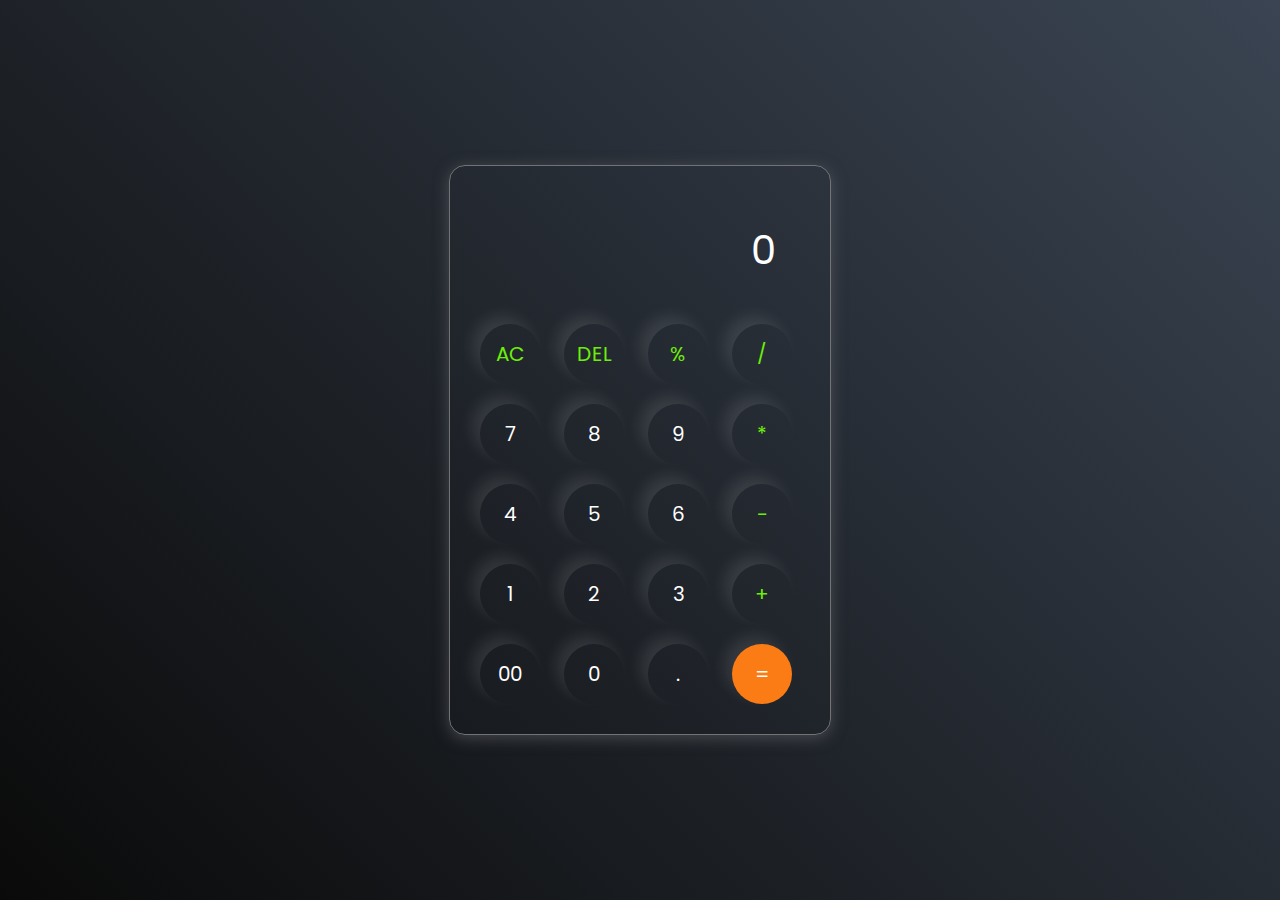
<file: Calculator/index.html>
<!DOCTYPE html>
<html lang="en">
  <head>
    <meta charset="UTF-8" />
    <meta http-equiv="X-UA-Compatible" content="IE=edge" />
    <meta name="viewport" content="width=device-width, initial-scale=1.0" />
    <link rel="stylesheet" href="style.css" />
    <title>Calculator</title>
  </head>
  <body>
    <div class="container">
      <div class="calculator">
        <input type="text" id="inputBox" placeholder="0" />
        <div>
          <button class="button operator">AC</button>
          <button class="button operator">DEL</button>
          <button class="button operator">%</button>
          <button class="button operator">/</button>
        </div>
        <div>
          <button class="button">7</button>
          <button class="button">8</button>
          <button class="button">9</button>
          <button class="button operator">*</button>
        </div>
        <div>
          <button class="button">4</button>
          <button class="button">5</button>
          <button class="button">6</button>
          <button class="button operator">-</button>
        </div>
        <div>
          <button class="button">1</button>
          <button class="button">2</button>
          <button class="button">3</button>
          <button class="button operator">+</button>
        </div>

        <div>
          <button class="button">00</button>
          <button class="button">0</button>
          <button class="button">.</button>
          <button class="button equalBtn">=</button>
        </div>
      </div>
    </div>

    <script src="script.js"></script>
  </body>
</html>
</file>
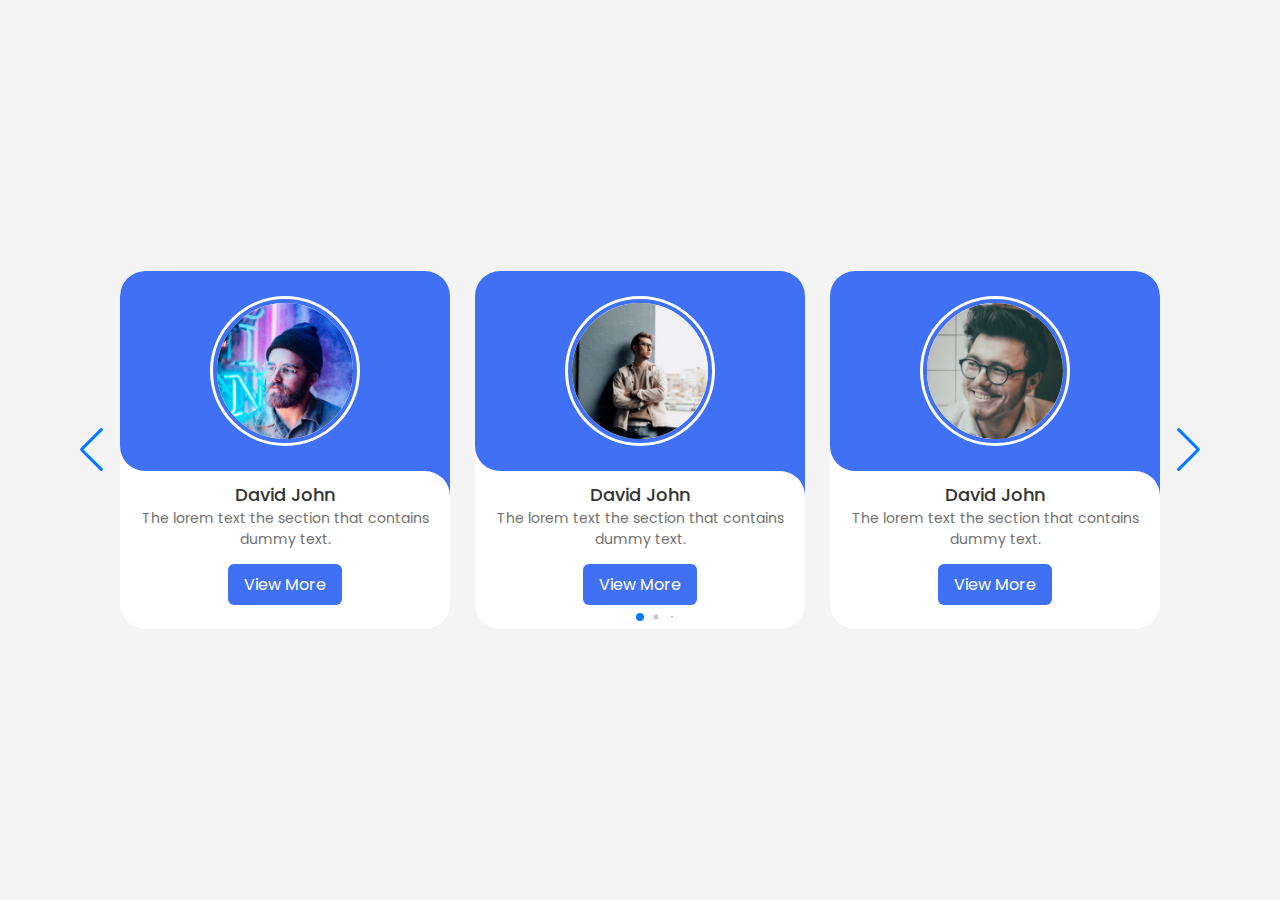
<file: Image Slider Project/index.html>
<!DOCTYPE html>
<html lang="en">
<head>
    <meta charset="UTF-8">
    <meta name="viewport" content="width=device-width, initial-scale=1.0">
    <title>Responsive Card Slider</title>
    <link rel="stylesheet" href="style.css">
    <link rel="stylesheet" href="https://cdn.jsdelivr.net/npm/swiper@11/swiper-bundle.min.css" />
</head>
<body>
    <div class="slide-container swiper">
        <div class="slide-content">
            <div class="card-wrapper swiper-wrapper">
                <div class="card swiper-slide">
                    <div class="image-content">
                        <span class="overlay"></span>

                        <div class="card-image">
                            <img src="./images/image1.avif" alt="" class="card-img">
                        </div>
                    </div>

                    <div class="card-content">
                        <h2 class="name">David John</h2>
                        <p class="description">The lorem text the section that contains dummy text. </p>

                        <button class="button">View More</button>
                    </div>
                </div>
                <div class="card swiper-slide">
                    <div class="image-content">
                        <span class="overlay"></span>

                        <div class="card-image">
                            <img src="./images/image2.avif" alt="" class="card-img">
                        </div>
                    </div>

                    <div class="card-content">
                        <h2 class="name">David John</h2>
                        <p class="description">The lorem text the section that contains dummy text. </p>

                        <button class="button">View More</button>
                    </div>
                </div>
                <div class="card swiper-slide">
                    <div class="image-content">
                        <span class="overlay"></span>

                        <div class="card-image">
                            <img src="./images/image3.avif" alt="" class="card-img">
                        </div>
                    </div>

                    <div class="card-content">
                        <h2 class="name">David John</h2>
                        <p class="description">The lorem text the section that contains dummy text. </p>

                        <button class="button">View More</button>
                    </div>
                </div>
                <div class="card swiper-slide">
                    <div class="image-content">
                        <span class="overlay"></span>

                        <div class="card-image">
                            <img src="./images/image4.avif" alt="" class="card-img">
                        </div>
                    </div>

                    <div class="card-content">
                        <h2 class="name">David John</h2>
                        <p class="description">The lorem text the section that contains dummy text. </p>

                        <button class="button">View More</button>
                    </div>
                </div>
                <div class="card swiper-slide">
                    <div class="image-content">
                        <span class="overlay"></span>

                        <div class="card-image">
                            <img src="./images/image5.avif" alt="" class="card-img">
                        </div>
                    </div>

                    <div class="card-content">
                        <h2 class="name">David John</h2>
                        <p class="description">The lorem text the section that contains dummy text. </p>

                        <button class="button">View More</button>
                    </div>
                </div>
                <div class="card swiper-slide">
                    <div class="image-content">
                        <span class="overlay"></span>

                        <div class="card-image">
                            <img src="./images/image6.avif" alt="" class="card-img">
                        </div>
                    </div>

                    <div class="card-content">
                        <h2 class="name">David John</h2>
                        <p class="description">The lorem text the section that contains dummy text. </p>

                        <button class="button">View More</button>
                    </div>
                </div>
            </div>
        </div>

        <div class="swiper-button-next swiper-navBtn"></div>
        <div class="swiper-button-prev swiper-navBtn"></div>
        <div class="swiper-pagination"></div>
    </div>

    <script src="https://cdn.jsdelivr.net/npm/swiper@11/swiper-bundle.min.js"></script>

    <script src="script.js"></script>
</body>

</html>
</file>
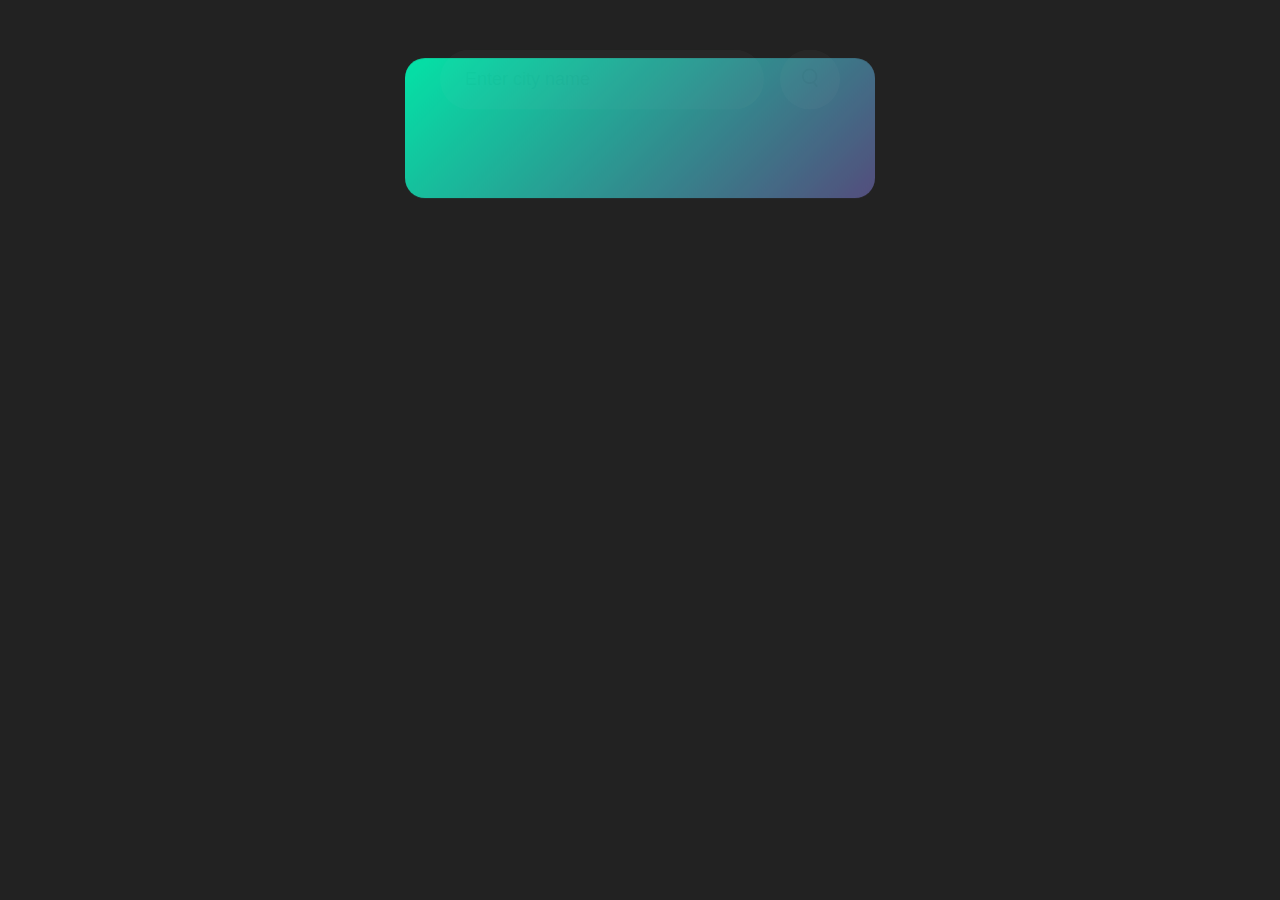
<file: Weather_Project/index.html>
<!DOCTYPE html>
<html lang="en">
  <head>
    <meta charset="UTF-8" />
    <meta name="viewport" content="width=device-width, initial-scale=1.0" />
    <title>Weather App</title>
    <link rel="stylesheet" href="style2.css" />
    <link rel="shortcut icon" href="/Weather_Project/img/clear.png" />
  </head>
  <body>
    <div class="card">
      <div class="search">
        <input type="text" placeholder="Enter city name" spellcheck="false" />
        <button><img src="/Weather_Project/img/search.png" alt="" /></button>
      </div>
      <div class="error">
        <p>Invalid city name.</p>
      </div>
      <div class="weather">
        <img src="/Weather_Project/img/rain.png" class="weather-icon" alt="" />
        <h1 class="temp">22*C</h1>
        <h2 class="city">New York</h2>
        <div class="details">
          <div class="col">
            <img src="/Weather_Project/img/humidity.png" alt="" />
            <div>
              <p class="humidity">50%</p>
              <p>humidity</p>
            </div>
          </div>
          <div class="col">
            <img src="/Weather_Project/img/wind.png" alt="" />
            <div>
              <p class="wind">15 km/h</p>
              <p>Wind speed</p>
            </div>
          </div>
        </div>
      </div>
    </div>
    <script src="./index.js"></script>
    <script src="https://cdnjs.cloudflare.com/ajax/libs/gsap/3.10.4/gsap.min.js"></script>
    <script>
      gsap.from(".card", {duration: 1, opacity: 0, y: -50, ease: "power2.inOut"});
      gsap.from(".search", {duration: 1, opacity: 0, y: -50, ease: "power2.inOut", delay: 0.5});
      gsap.from(".error", {duration: 1, opacity: 0, y: -50, ease: "power2.inOut", delay: 1});
      gsap.from(".weather", {duration: 1, opacity: 0, y: -50, ease: "power2.inOut", delay: 1.5});
      gsap.from(".details .col", {duration: 1, opacity: 0, y: -50, ease: "power2.inOut", delay: 2, stagger: 0.5});
      gsap.to(".weather-icon", {duration: 1, scale: 1.1, ease: "power2.inOut", repeat: Infinity, yoyo: true, delay: 2.5});
      gsap.to(".temp", {duration: 1, scale: 1.1, ease: "power2.inOut", repeat: Infinity, yoyo: true, delay: 3});
      gsap.to(".city", {duration: 1, scale: 1.1, ease: "power2.inOut", repeat: Infinity, yoyo: true, delay: 3.5});
      gsap.to(".details .col", {duration: 1, scale: 1.1, ease: "power2.inOut", repeat: Infinity, yoyo: true, delay: 4, stagger: 0.5});
    </script>
  </body>
</html>
</file>
<file: Calculator/style.css>
@import url('https://fonts.googleapis.com/css2?family=Poppins:wght@500&display=swap');

*{
    margin: 0;
    padding: 0;
    box-sizing: border-box;
    font-family: 'Poppins', sans-serif;
}

body{
    width: 100%;
    height: 100vh;
    display: flex;
    justify-content: center;
    align-items: center;
    background: linear-gradient(45deg, #0a0a0a, #3a4452);
}

.calculator{
    border: 1px solid #717377;
    padding: 20px;
    border-radius: 16px;
    background: transparent;
    box-shadow: 0px 3px 15px rgba(113, 115, 119, 0.5);

}

input{
    width: 320px;
    border: none;
    padding: 24px;
    margin: 10px;
    background: transparent;
    box-shadow: 0px 3px 15px rgbs(84, 84, 84, 0.1);
    font-size: 40px;
    text-align: right;
    cursor: pointer;
    color: #ffffff;
}

input::placeholder{
    color: #ffffff;
}

button{
    border: none;
    width: 60px;
    height: 60px;
    margin: 10px;
    border-radius: 50%;
    background: transparent;
    color: #ffffff;
    font-size: 20px;
    box-shadow: -8px -8px 15px rgba(255, 255, 255, 0.1);
    cursor: pointer;
}

.equalBtn{
    background-color: #fb7c14;
}

.operator{
    color: #6dee0a;
}
</file>
<file: Image Slider Project/style.css>
/* I compressed the code to take the screenshot. */
@import "https://fonts.googleapis.com/css2?family=Poppins:wght@300;400;500;600&display=swap";*{margin:0;padding:0;box-sizing:border-box;font-family:'Poppins',sans-serif}body{height:100vh;display:flex;align-items:center;justify-content:center;background-color:#f4f4f4}.slide-container{max-width:1120px;width:100%;padding:40px 0}.slide-content{margin:0 40px;overflow:hidden;border-radius:25px}.card{border-radius:25px;background-color:#FFF}.image-content,.card-content{display:flex;flex-direction:column;align-items:center;padding:10px 14px}.image-content{position:relative;row-gap:5px;padding:25px 0}.overlay{position:absolute;left:0;top:0;height:100%;width:100%;background-color:#4070F4;border-radius:25px 25px 0 25px}.overlay::before,.overlay::after{content:'';position:absolute;right:0;bottom:-40px;height:40px;width:40px;background-color:#4070F4}.overlay::after{border-radius:0 25px 0 0;background-color:#FFF}.card-image{position:relative;height:150px;width:150px;border-radius:50%;background:#FFF;padding:3px}.card-image .card-img{height:100%;width:100%;object-fit:cover;border-radius:50%;border:4px solid #4070F4}.name{font-size:18px;font-weight:500;color:#333}.description{font-size:14px;color:#707070;text-align:center}.button{border:none;font-size:16px;color:#FFF;padding:8px 16px;background-color:#4070F4;border-radius:6px;margin:14px;cursor:pointer;transition:all .3s ease}.button:hover{background:#265DF2}.swiper-navBtn{color:#6E93f7;transition:color .3s ease}.swiper-navBtn:hover{color:#4070F4}.swiper-navBtn::before,.swiper-navBtn::after{font-size:40px}.swiper-button-next{right:0;margin-right:-12px}.swiper-button-prev{left:0;margin-left:-12px}.swiper-pagination-bullet{background-color:#6E93f7;opacity:1}.swiper-pagination-bullet-active{background-color:#4070F4}@media screen and (max-width: 768px){.swiper-button-prev{margin-top:-11%}}
</file>
<file: Weather_Project/style2.css>
* {
  margin: 0;
  padding: 0;
  font-family: "Popins", sans-serif;
  box-sizing: border-box;
}

body {
  background-color: #222;
}

.card {
  width: 90%;
  max-width: 470px;
  background: linear-gradient(135deg, #00feba, #5b548a);
  color: #fff;
  margin: 64px auto 0;
  border-radius: 20px;
  padding: 40px 35px;
  text-align: center;
}

.search {
  width: 100%;
  display: flex;
  align-items: center;
  justify-content: space-between;
}

.search input {
  border: 0;
  outline: 0;
  background: #ebfffc;
  color: #555;
  padding: 10px 25px;
  height: 60px;
  border-radius: 30px;
  flex: 1;
  margin-right: 16px;
  font-size: 18px;
}

.search button {
  border: 0;
  outline: 0;
  background: #ebfffc;
  border-radius: 50%;
  width: 60px;
  height: 60px;
  cursor: pointer;
}

.search button img {
  width: 16px;
}

.weather-icon {
  width: 170px;
  margin-top: 30px;
}

.weather h1 {
  font-size: 80px;
  font-weight: 500;
}

.weather h2 {
  font-size: 45px;
  font-weight: 400;
  margin-top: -10px;
}

.details {
  display: flex;
  align-items: center;
  justify-content: space-around;
  padding: 0 40px;
  margin-top: 50px;
}

.col {
  display: flex;
  align-items: center;
  text-align: left;
}

.col img {
  width: 40px;
  margin-right: 10px;
}

.humidity,
.wind {
  font-size: 20px;
  margin-top: -6px;
}

.weather {
  display: none;
}

.error {
  text-align: left;
  margin-left: 10px;
  font-size: 14px;
  margin-top: 10px;
  display: none;
  color: red;
}
</file>
